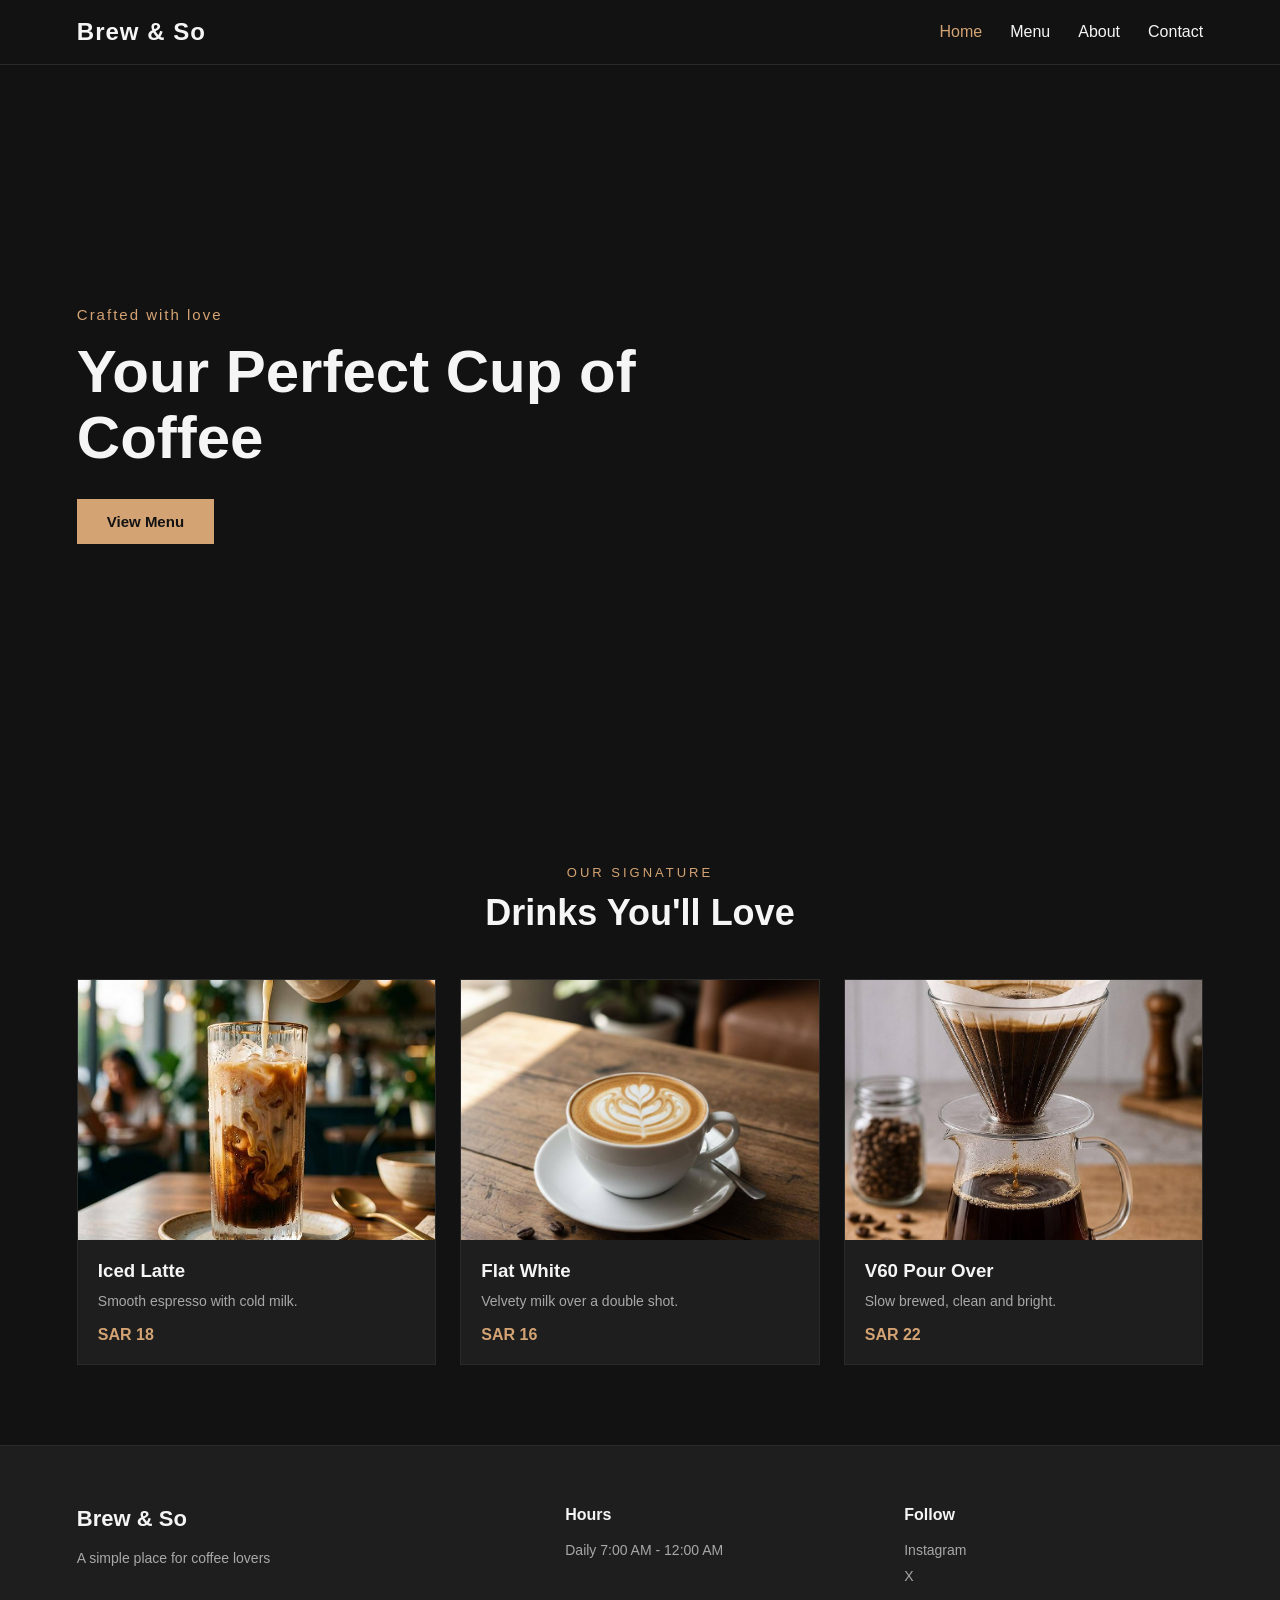
<file: index.html>
<!DOCTYPE html>
<html lang="en">
<head>
  <meta charset="UTF-8">
  <meta name="viewport" content="width=device-width, initial-scale=1.0">
  <meta name="description" content="A simple place for coffee lovers">
  <title>Brew  & | Coffee House</title>
  <link rel="stylesheet" href="CSS/style.css">
</head>
<body>

  <!-- top bar: logo + links -->
  <header class="site-header">
    <a href="index.html" class="brand">Brew &amp; So</a>
    <nav>
      <ul class="menu">
        <li><a href="index.html" class="active">Home</a></li>
        <li><a href="menu.html">Menu</a></li>
        <li><a href="about.html">About</a></li>
        <li><a href="contact.html">Contact</a></li>
      </ul>
    </nav>
  </header>
  <main>

    <!-- hero: the big first section -->
    <section class="hero">
      <div class="hero-content">
        <p class="hero-tag">Crafted with love</p>
        <h1>Your Perfect Cup of Coffee</h1>
        <a href="menu.html" class="btn">View Menu</a>
      </div>
    </section>

    <!-- 3 featured drinks -->
    <section class="drinks">
      <div class="section-heading">
        <p>OUR SIGNATURE</p>
        <h2>Drinks You'll Love</h2>
      </div>

      <div class="drinks-grid">
        <article class="drink-card">
          <img src="Images/Iced Latte.png.jpg" alt="Iced latte with milk being poured">
          <div class="drink-info">
            <h3>Iced Latte</h3>
            <p>Smooth espresso with cold milk.</p>
            <span class="price">SAR 18</span>
          </div>
        </article>

        <article class="drink-card">
          <img src="Images/Flat White.png.jpg" alt="Flat white with latte art">
          <div class="drink-info">
            <h3>Flat White</h3>
            <p>Velvety milk over a double shot.</p>
            <span class="price">SAR 16</span>
          </div>
        </article>
        <article class="drink-card">
          <img src="Images/V60.png.jpg" alt="V60 pour over coffee">
          <div class="drink-info">
            <h3>V60 Pour Over</h3>
            <p>Slow brewed, clean and bright.</p>
            <span class="price">SAR 22</span>
          </div>
        </article>
      </div>
    </section>
  </main>

  <!-- footer -->
  <footer class="site-footer">
    <div class="footer-grid">
      <div>
        <h3>Brew &amp; So</h3>
        <p>A simple place for coffee lovers</p>
      </div>

      <div>
        <h4>Hours</h4>
        <p>Daily 7:00 AM - 12:00 AM</p>
      </div>
      <div>
        <h4>Follow</h4>
        <p><a href="#">Instagram</a></p>
        <p><a href="#">X</a></p>
      </div>
    </div>
  </footer>
</body>
</html>
</file>
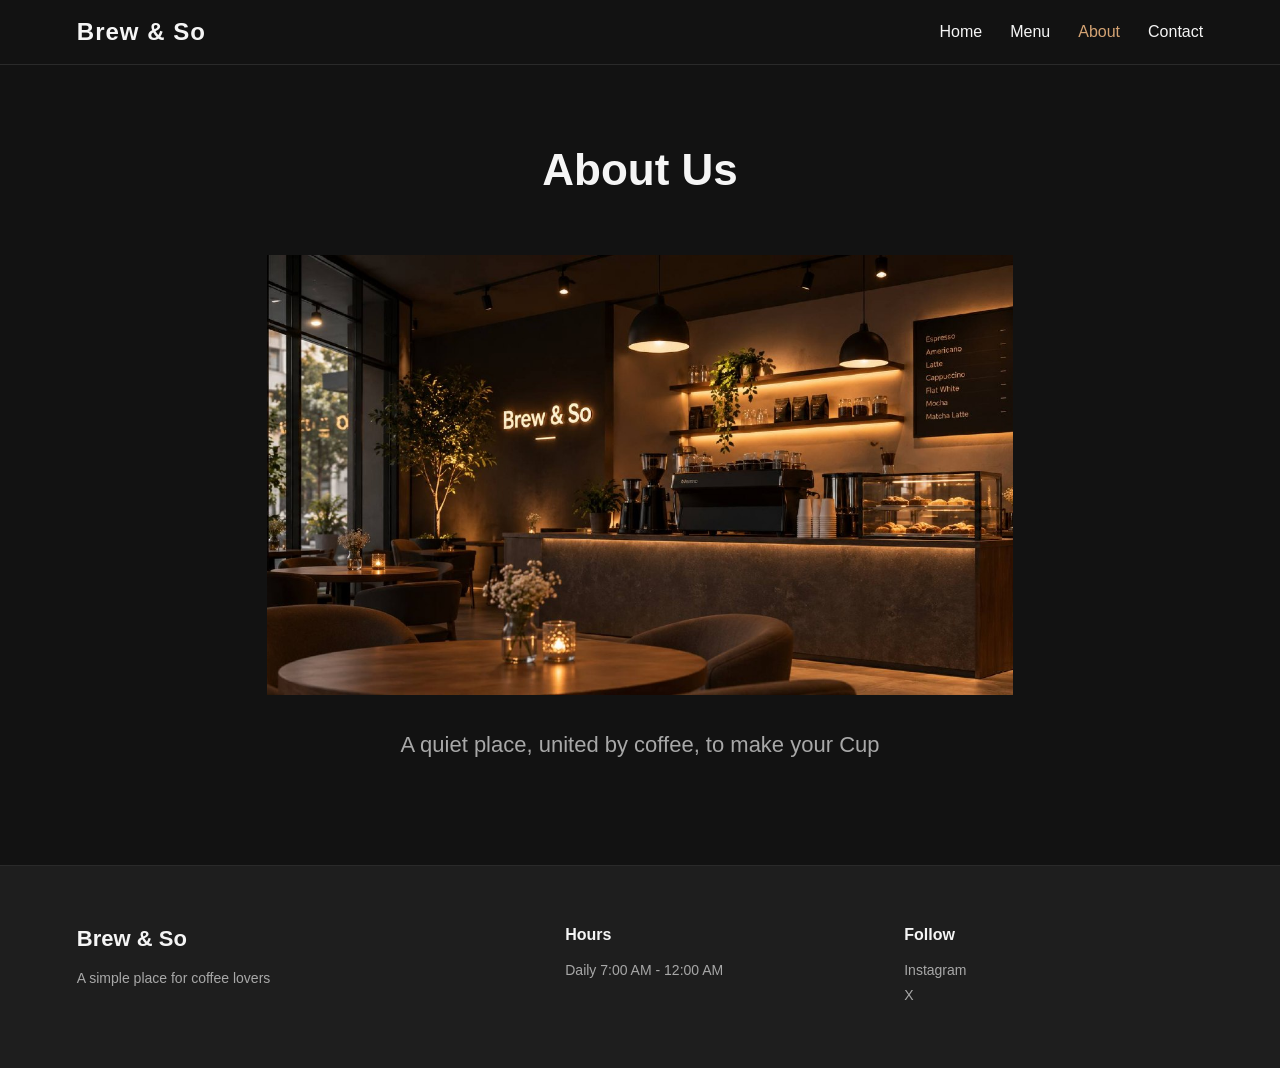
<file: about.html>
<!DOCTYPE html>
<html lang="en">
<head>
  <meta charset="UTF-8">
  <meta name="viewport" content="width=device-width, initial-scale=1.0">
  <meta name="description" content="A simple place for coffee lovers">
  <title>About | Brew &amp; So</title>
  <link rel="stylesheet" href="CSS/style.css">
</head>
<body>
  <header class="site-header">
    <a href="index.html" class="brand">Brew &amp; So</a>
    <nav>
      <ul class="menu">
        <li><a href="index.html">Home</a></li>
        <li><a href="menu.html">Menu</a></li>
        <li><a href="about.html" class="active">About</a></li>
        <li><a href="contact.html">Contact</a></li>
      </ul>
    </nav>
  </header>
  <main>
    <section class="page-title">
      <h1>About Us</h1>
    </section>
    <!-- one photo + one short paragraph on purpose -->
    <section class="about">
      <img src="Images/Coffee.png.jpg" alt="Inside the Brew &amp; So cafe">
      <p>A quiet place, united by coffee, to make your Cup</p>
    </section>
  </main>

  <footer class="site-footer">
    <div class="footer-grid">
      <div>
        <h3>Brew &amp; So</h3>
        <p>A simple place for coffee lovers</p>
      </div>
      <div>
        <h4>Hours</h4>
        <p>Daily 7:00 AM - 12:00 AM</p>
      </div>
      <div>
        <h4>Follow</h4>
        <p><a href="#">Instagram</a></p>
        <p><a href="#">X</a></p>
      </div>
    </div>
  </footer>
</body>
</html>
</file>
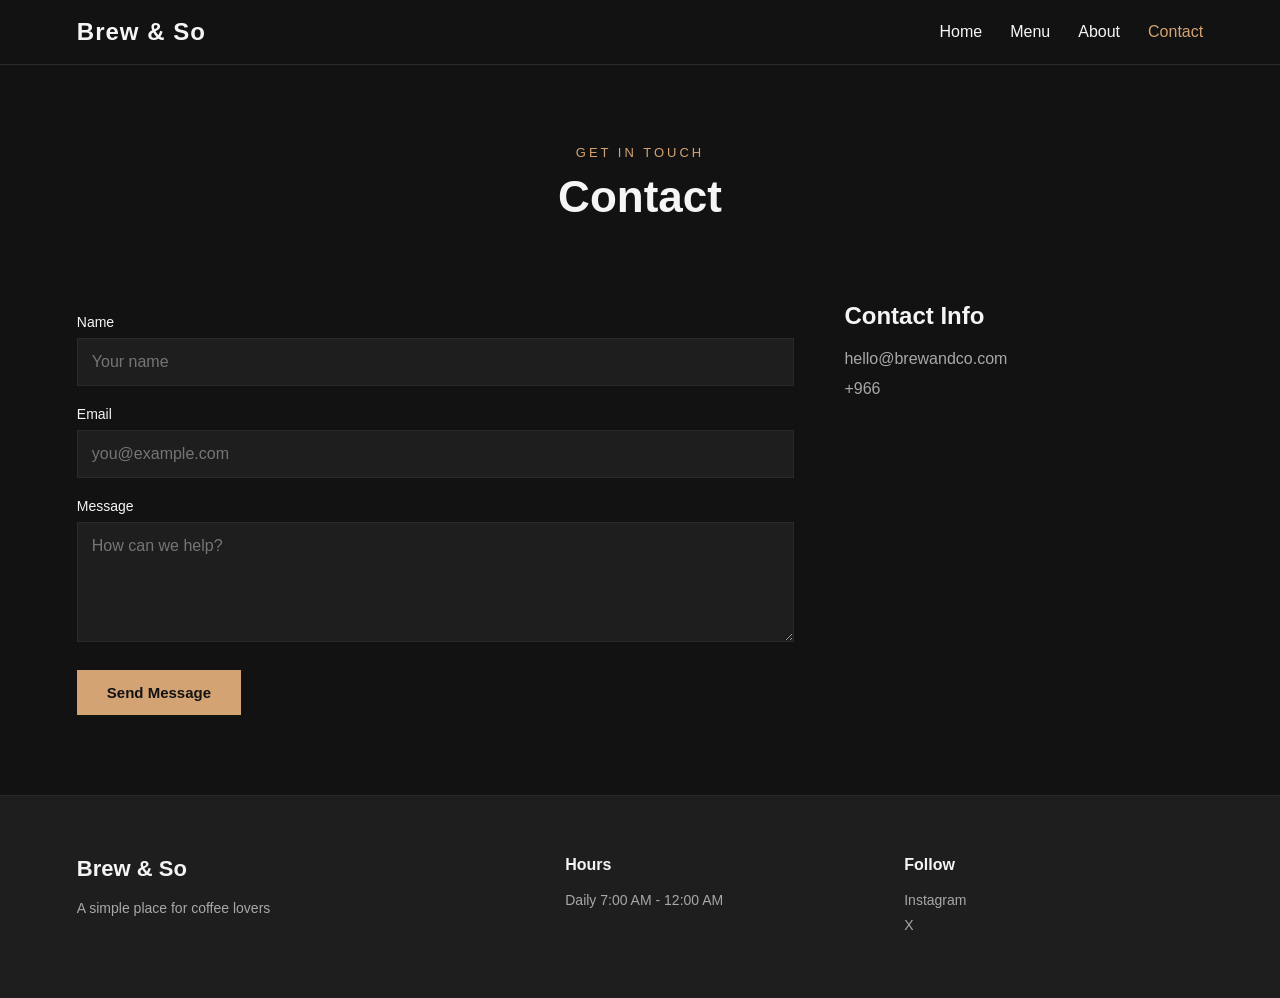
<file: contact.html>
<!DOCTYPE html>
<html lang="en">
<head>
  <meta charset="UTF-8">
  <meta name="viewport" content="width=device-width, initial-scale=1.0">
  <meta name="description" content="A simple place for coffee lovers">
  <title>Contact | Brew &amp; So</title>
  <link rel="stylesheet" href="CSS/style.css">
</head>
<body>

  <header class="site-header">
    <a href="index.html" class="brand">Brew &amp; So</a>
    <nav>
      <ul class="menu">
        <li><a href="index.html">Home</a></li>
        <li><a href="menu.html">Menu</a></li>
        <li><a href="about.html">About</a></li>
        <li><a href="contact.html" class="active">Contact</a></li>
      </ul>
    </nav>
  </header>

  <main>
    <section class="page-title">
      <p>GET IN TOUCH</p>
      <h1>Contact</h1>
    </section>

    <section class="contact-grid">
      <!-- the form only looks like a form for now, it doesn't send anything yet -->
      <form class="contact-form">
        <label for="name">Name</label>
        <input type="text" id="name" name="name" placeholder="Your name">
        <label for="email">Email</label>
        <input type="email" id="email" name="email" placeholder="you@example.com">
        <label for="message">Message</label>
        <textarea id="message" name="message" rows="5" placeholder="How can we help?"></textarea>
        <button type="submit" class="btn">Send Message</button>
      </form>
      <div class="contact-info">
        <h2>Contact Info</h2>
        <p>hello@brewandco.com</p>
        <p>+966</p>
      </div>
    </section>

  </main>
  <footer class="site-footer">
    <div class="footer-grid">
      <div>
        <h3>Brew &amp; So</h3>
        <p>A simple place for coffee lovers</p>
      </div>

      <div>
        <h4>Hours</h4>
        <p>Daily 7:00 AM - 12:00 AM</p>
      </div>
      <div>
        <h4>Follow</h4>
        <p><a href="#">Instagram</a></p>
        <p><a href="#">X</a></p>
      </div>
    </div>
  </footer>
</body>
</html>
</file>
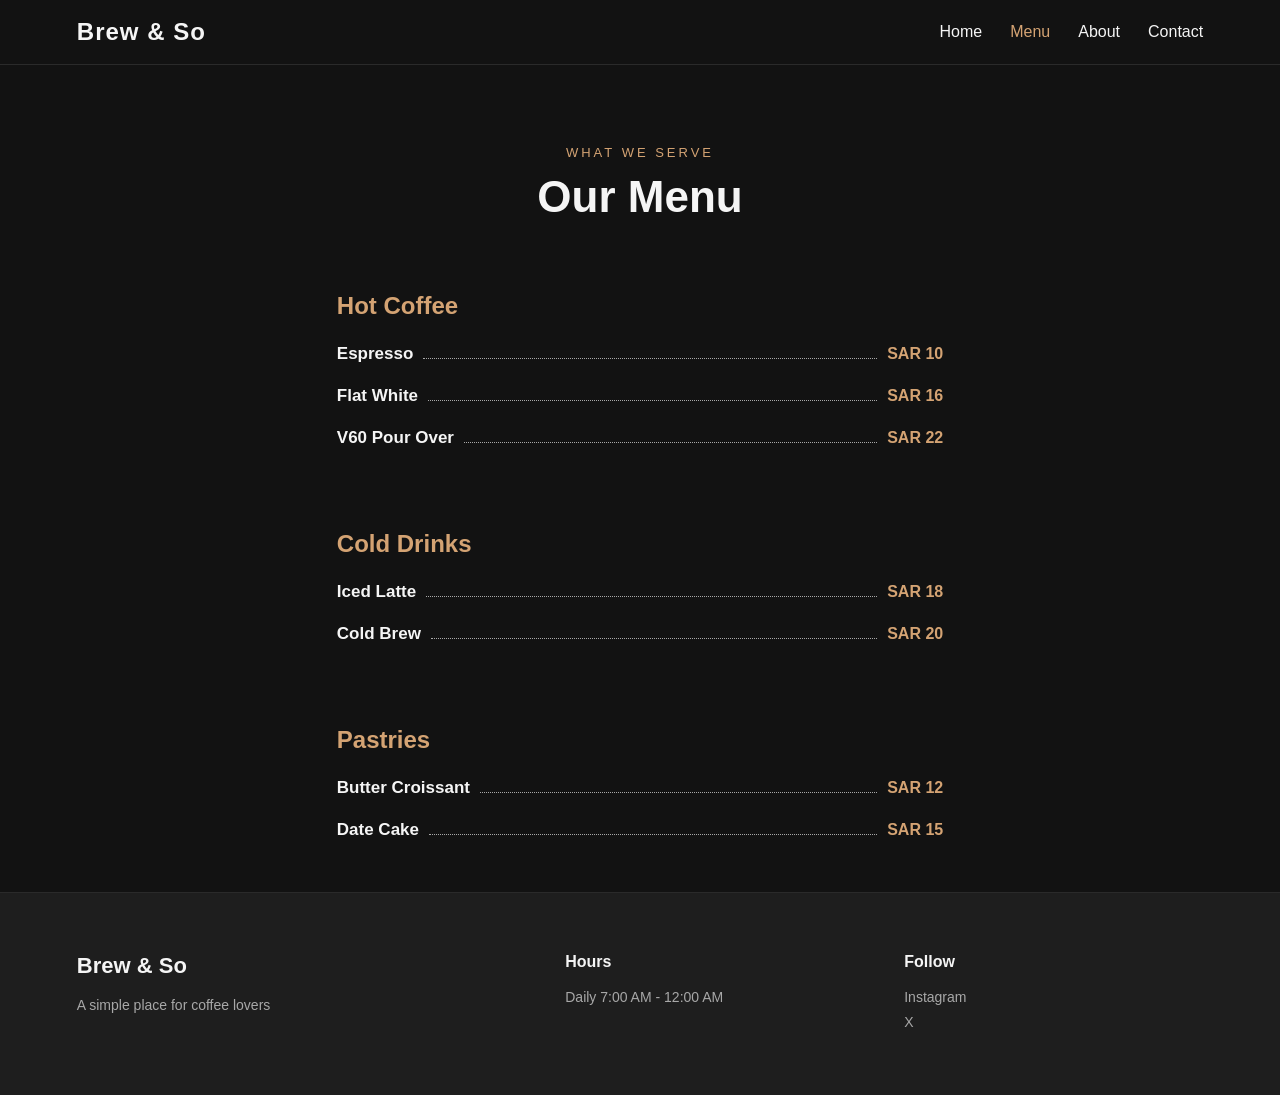
<file: menu.html>
<!DOCTYPE html>
<html lang="en">
<head>
  <meta charset="UTF-8">
  <meta name="viewport" content="width=device-width, initial-scale=1.0">
  <meta name="description" content="A simple place for coffee lovers">
  <title>Menu | Brew &amp; So</title>
  <link rel="stylesheet" href="CSS/style.css">
</head>
<body>
  <header class="site-header">
    <a href="index.html" class="brand">Brew &amp; So</a>
    <nav>
      <ul class="menu">
        <li><a href="index.html">Home</a></li>
        <li><a href="menu.html" class="active">Menu</a></li>
        <li><a href="about.html">About</a></li>
        <li><a href="contact.html">Contact</a></li>
      </ul>
    </nav>
  </header>

  <main>
    <section class="page-title">
      <p>WHAT WE SERVE</p>
      <h1>Our Menu</h1>
    </section>
    <!-- each group is its own section, same structure for all of them -->
    <section class="menu-section">
      <h2>Hot Coffee</h2>
      <ul class="menu-list">
        <li>
          <h3>Espresso</h3>
          <span class="dots"></span>
          <span class="price">SAR 10</span>
        </li>
        <li>
          <h3>Flat White</h3>
          <span class="dots"></span>
          <span class="price">SAR 16</span>
        </li>
        <li>
          <h3>V60 Pour Over</h3>
          <span class="dots"></span>
          <span class="price">SAR 22</span>
        </li>
      </ul>
    </section>

    <section class="menu-section">
      <h2>Cold Drinks</h2>
      <ul class="menu-list">
        <li>
          <h3>Iced Latte</h3>
          <span class="dots"></span>
          <span class="price">SAR 18</span>
        </li>
        <li>
          <h3>Cold Brew</h3>
          <span class="dots"></span>
          <span class="price">SAR 20</span>
        </li>
      </ul>
    </section>

    <section class="menu-section">
      <h2>Pastries</h2>
      <ul class="menu-list">
        <li>
          <h3>Butter Croissant</h3>
          <span class="dots"></span>
          <span class="price">SAR 12</span>
        </li>
        <li>
          <h3>Date Cake</h3>
          <span class="dots"></span>
          <span class="price">SAR 15</span>
        </li>
      </ul>
    </section>
  </main>
  <footer class="site-footer">
    <div class="footer-grid">
      <div>
        <h3>Brew &amp; So</h3>
        <p>A simple place for coffee lovers</p>
      </div>

      <div>
        <h4>Hours</h4>
        <p>Daily 7:00 AM - 12:00 AM</p>
      </div>
      <div>
        <h4>Follow</h4>
        <p><a href="#">Instagram</a></p>
        <p><a href="#">X</a></p>
      </div>
    </div>
  </footer>
</body>
</html>
</file>
<file: CSS/style.css>
/*colors */

:root {
  --bg: #121212;
  --text: #F5F5F5;
  --accent: #D4A373;
  --card: #1E1E1E;
  --border: #2A2A2A;
  --accent-hover: #E6B98A;
  --muted: #A8A8A8;

  /* side space: 6% on normal screens, but on very wide screens
     the content stops at 1200px and the extra goes to the sides */
  --side: max(6%, calc((100% - 1200px) / 2));
}

/*reset & base */
* {
  margin: 0;
  padding: 0;
  box-sizing: border-box;
}

body {
  font-family: "Segoe UI", Tahoma, sans-serif;
  background: var(--bg);
  color: var(--text);
  overflow-x: hidden;
}

a {
  color: inherit;
  text-decoration: none;
}

img {
  max-width: 100%;
}

/*header */
.site-header {
  display: flex;
  justify-content: space-between;
  align-items: center;
  gap: 20px;
  padding: 18px var(--side);
  border-bottom: 1px solid var(--border);
}

.brand {
  font-size: 24px;
  font-weight: bold;
  letter-spacing: 1px;
  white-space: nowrap;
}

.menu {
  display: flex;
  gap: 28px;
  list-style: none;
}

.menu a {
  transition: color 0.3s ease;
}

/* active */
.menu a:hover,
.menu a.active {
  color: var(--accent);
}

/* button*/
.btn {
  display: inline-block;
  background: var(--accent);
  color: var(--bg);
  padding: 14px 30px;
  font-weight: bold;
  font-size: 15px;
  transition: background 0.3s ease, transform 0.3s ease;
}

.btn:hover {
  background: var(--accent-hover);
  transform: translateY(-3px);
}

/*hero */
.hero {
  min-height: 80vh;
  display: flex;
  align-items: center;
  padding: 60px var(--side);
  background-image:
    linear-gradient(to right, rgba(18, 18, 18, 0.95), rgba(18, 18, 18, 0.45)),
    url("https://images.unsplash.com/photo-1495474472287-4d71bcdd2085?w=1600");
  background-size: cover;
  background-position: center;
  background-repeat: no-repeat;
}

.hero-content {
  max-width: 560px;
}

.hero-tag {
  color: var(--accent);
  letter-spacing: 2px;
  font-size: 15px;
  margin-bottom: 16px;
}

/* clamp(smallest, ideal, biggest)*/
.hero h1 {
  font-size: clamp(34px, 6vw, 60px);
  line-height: 1.1;
  margin-bottom: 28px;
}

/*section heading*/
.section-heading {
  text-align: center;
  margin-bottom: 45px;
}

.section-heading p {
  color: var(--accent);
  letter-spacing: 3px;
  font-size: 13px;
  margin-bottom: 12px;
}

.section-heading h2 {
  font-size: clamp(26px, 4vw, 36px);
}

/* featured drinks (home)*/
.drinks {
  padding: 80px var(--side);
}

.drinks-grid {
  display: grid;
  grid-template-columns: repeat(auto-fit, minmax(260px, 1fr));
  gap: 24px;
}

.drink-card {
  background: var(--card);
  border: 1px solid var(--border);
  overflow: hidden;
  transition: transform 0.3s ease;
}

.drink-card:hover {
  transform: translateY(-6px);
}

/* object-fit: cover fills the box and crops the extra instead of stretching */
.drink-card img {
  display: block;
  width: 100%;
  height: 260px;
  object-fit: cover;
}

.drink-info {
  padding: 20px;
}

.drink-info h3 {
  margin-bottom: 8px;
}

.drink-info p {
  color: var(--muted);
  font-size: 14px;
  line-height: 1.6;
  margin-bottom: 14px;
}

.price {
  color: var(--accent);
  font-weight: bold;
}

/* Page title (Menu, About, Contact)*/
.page-title {
  text-align: center;
  padding: 80px var(--side) 40px;
}

.page-title p {
  color: var(--accent);
  letter-spacing: 3px;
  font-size: 13px;
  margin-bottom: 12px;
}

.page-title h1 {
  font-size: clamp(30px, 5vw, 44px);
}

/* Menu page */
.menu-section {
  max-width: 760px;
  margin: 0 auto;
  padding: 30px 6%;
}

.menu-section h2 {
  color: var(--accent);
  font-size: 24px;
  margin-bottom: 24px;
}

.menu-list {
  list-style: none;
}

/* name ..... price on one line*/
.menu-list li {
  display: flex;
  align-items: baseline;
  gap: 10px;
  margin-bottom: 22px;
}

.menu-list h3 {
  font-size: 17px;
}

.dots {
  flex: 1;
  min-width: 20px;
  border-bottom: 1px dotted var(--muted);
}

/* About page */
.about {
  max-width: 900px;
  margin: 0 auto;
  padding: 20px 6% 100px;
  text-align: center;
}

.about img {
  display: block;
  width: 100%;
  height: clamp(240px, 45vw, 440px);
  object-fit: cover;
  margin-bottom: 30px;
}

.about p {
  font-size: clamp(18px, 2.5vw, 22px);
  line-height: 1.8;
  color: var(--muted);
}

/* Contact page */
.contact-grid {
  display: grid;
  grid-template-columns: 2fr 1fr;
  gap: 50px;
  padding: 40px var(--side) 80px;
}

.contact-form {
  display: flex;
  flex-direction: column;
  gap: 8px;
}

.contact-form label {
  font-size: 14px;
  margin-top: 12px;
}

.contact-form input,
.contact-form textarea {
  width: 100%;
  background: var(--card);
  border: 1px solid var(--border);
  color: var(--text);
  padding: 14px;
  font-family: inherit;
  font-size: 16px; /* 16px stops iPhones from zooming in when you tap a field */
}

.contact-form input:focus,
.contact-form textarea:focus {
  outline: none;
  border-color: var(--accent);
}

.contact-form .btn {
  align-self: flex-start;
  margin-top: 20px;
  border: none;
  cursor: pointer;
}

.contact-info h2 {
  margin-bottom: 20px;
}

.contact-info p {
  color: var(--muted);
  margin-bottom: 12px;
  overflow-wrap: anywhere; /* long email won't break the layout */
}

.contact-info img {
  display: block;
  width: 100%;
  margin-top: 20px;
}

/* Footer */
.site-footer {
  background: var(--card);
  border-top: 1px solid var(--border);
  padding: 60px var(--side) 20px;
}

.footer-grid {
  display: grid;
  grid-template-columns: 1.5fr 1fr 1fr;
  gap: 40px;
  padding-bottom: 40px;
}

.site-footer h3 {
  font-size: 22px;
  margin-bottom: 14px;
}

.site-footer h4 {
  margin-bottom: 14px;
}

.site-footer p {
  color: var(--muted);
  font-size: 14px;
  line-height: 1.8;
}

.site-footer a {
  color: var(--muted);
  transition: color 0.3s ease;
}

.site-footer a:hover {
  color: var(--accent);
}

.copyright {
  border-top: 1px solid var(--border);
  padding-top: 20px;
  text-align: center;
  font-size: 12px;
}

/* Touch screens */
@media (hover: none) {
  .drink-card:hover,
  .btn:hover {
    transform: none;
  }
}

/* Responsive: tablet (900px and below)*/
@media (max-width: 900px) {
  .drinks {
    padding: 65px var(--side);
  }

  .contact-grid {
    grid-template-columns: 1fr;
    gap: 40px;
  }

  .footer-grid {
    grid-template-columns: 1fr 1fr;
  }

  .footer-grid > div:first-child {
    grid-column: 1 / -1;
  }
}

/* responsive: phone (600px and below) */
@media (max-width: 600px) {
  .site-header {
    flex-direction: column;
    gap: 14px;
    padding: 16px 5%;
  }

  .menu {
    flex-wrap: wrap;
    justify-content: center;
    gap: 10px 22px;
  }

  .hero {
    min-height: 70vh;
    padding: 50px 5%;
    text-align: center;
    justify-content: center;
  }

  
  .hero {
    background-image:
      linear-gradient(rgba(18, 18, 18, 0.75), rgba(18, 18, 18, 0.75)),
      url("https://images.unsplash.com/photo-1495474472287-4d71bcdd2085?w=1600");
  }

  .drinks {
    padding: 55px 5%;
  }

  .drink-card img {
    height: 230px;
  }

  .page-title {
    padding: 55px 5% 25px;
  }

  .menu-section,
  .about {
    padding-left: 5%;
    padding-right: 5%;
  }

  .about {
    padding-bottom: 70px;
  }

  .contact-grid {
    padding: 25px 5% 60px;
  }

  .contact-form .btn {
    align-self: stretch;
    text-align: center;
  }

  .site-footer {
    padding: 45px 5% 20px;
    text-align: center;
  }

  .footer-grid {
    grid-template-columns: 1fr;
    gap: 30px;
  }
}

/* Responsive: small phone (400px and below) */
@media (max-width: 400px) {
  .brand {
    font-size: 21px;
  }

  .menu {
    gap: 8px 16px;
    font-size: 14px;
  }

  .btn {
    padding: 13px 24px;
  }

  .menu-list h3 {
    font-size: 15px;
  }
}
</file>
